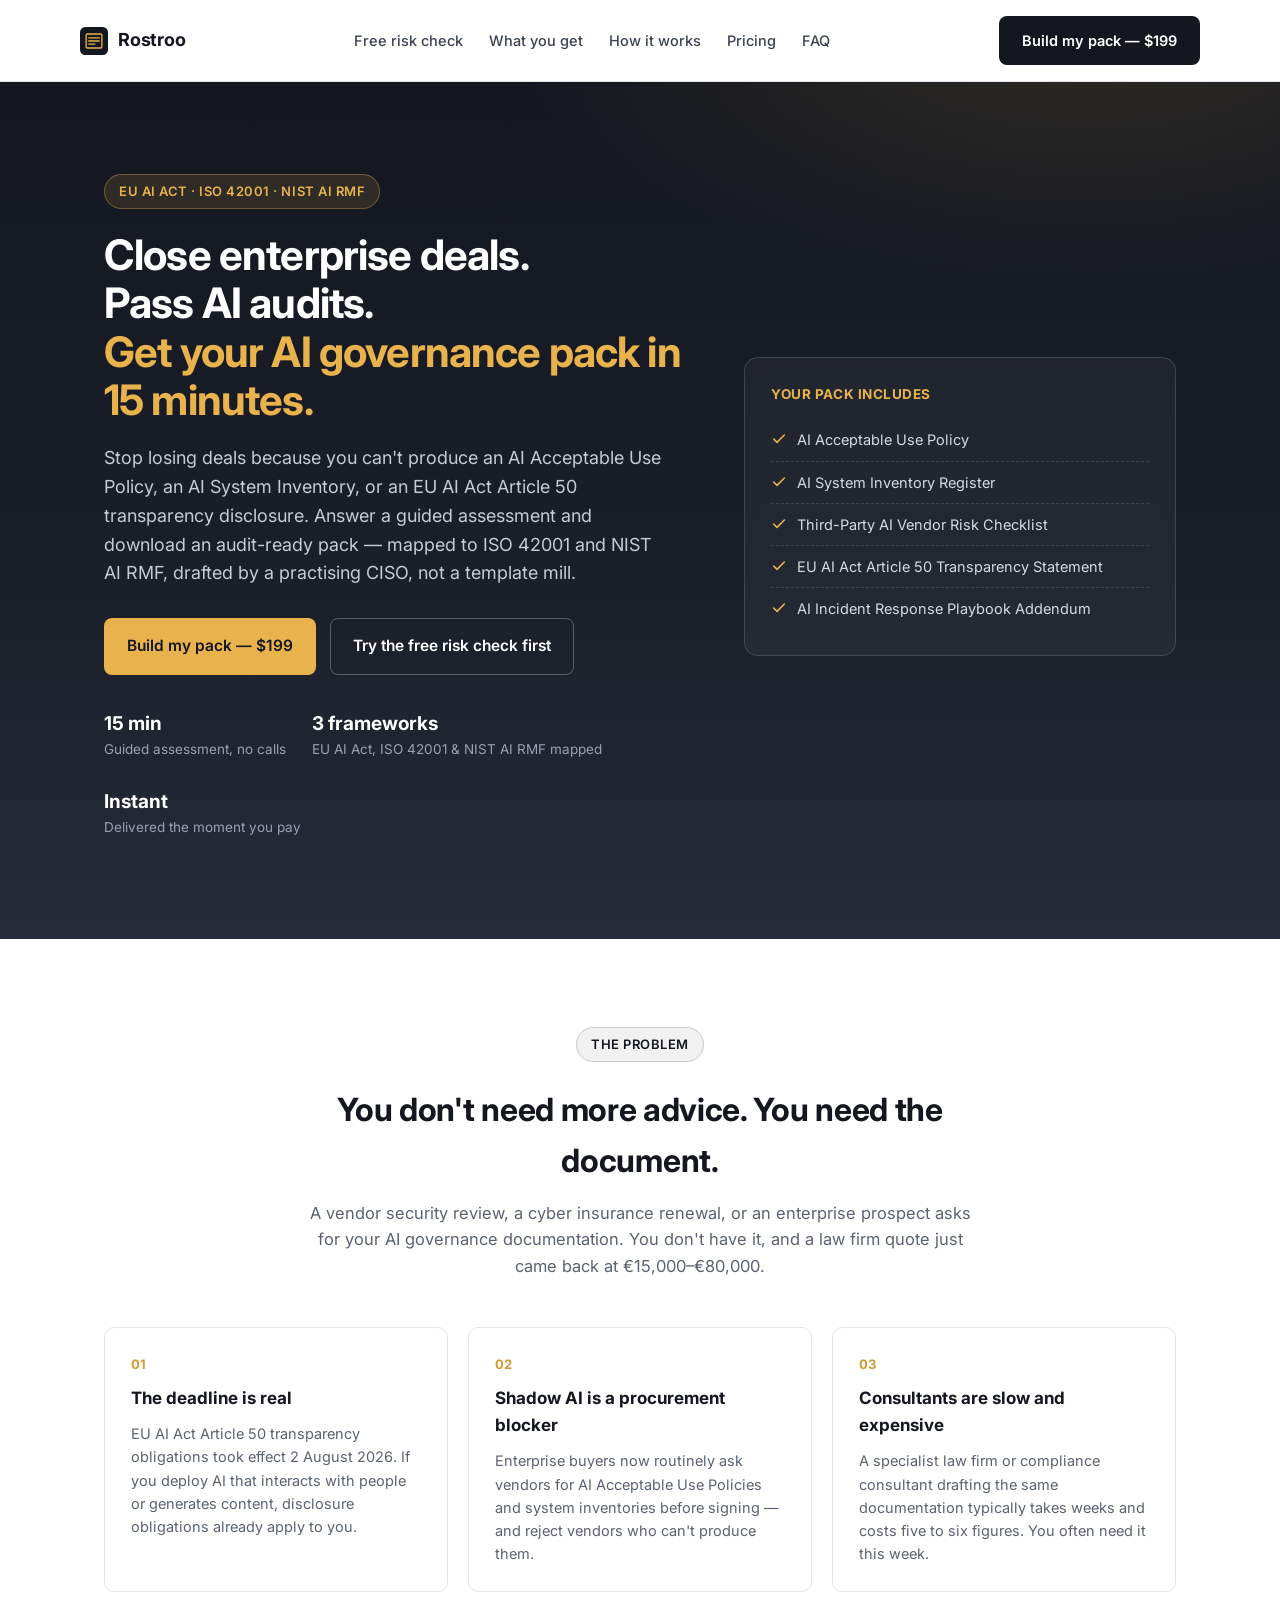
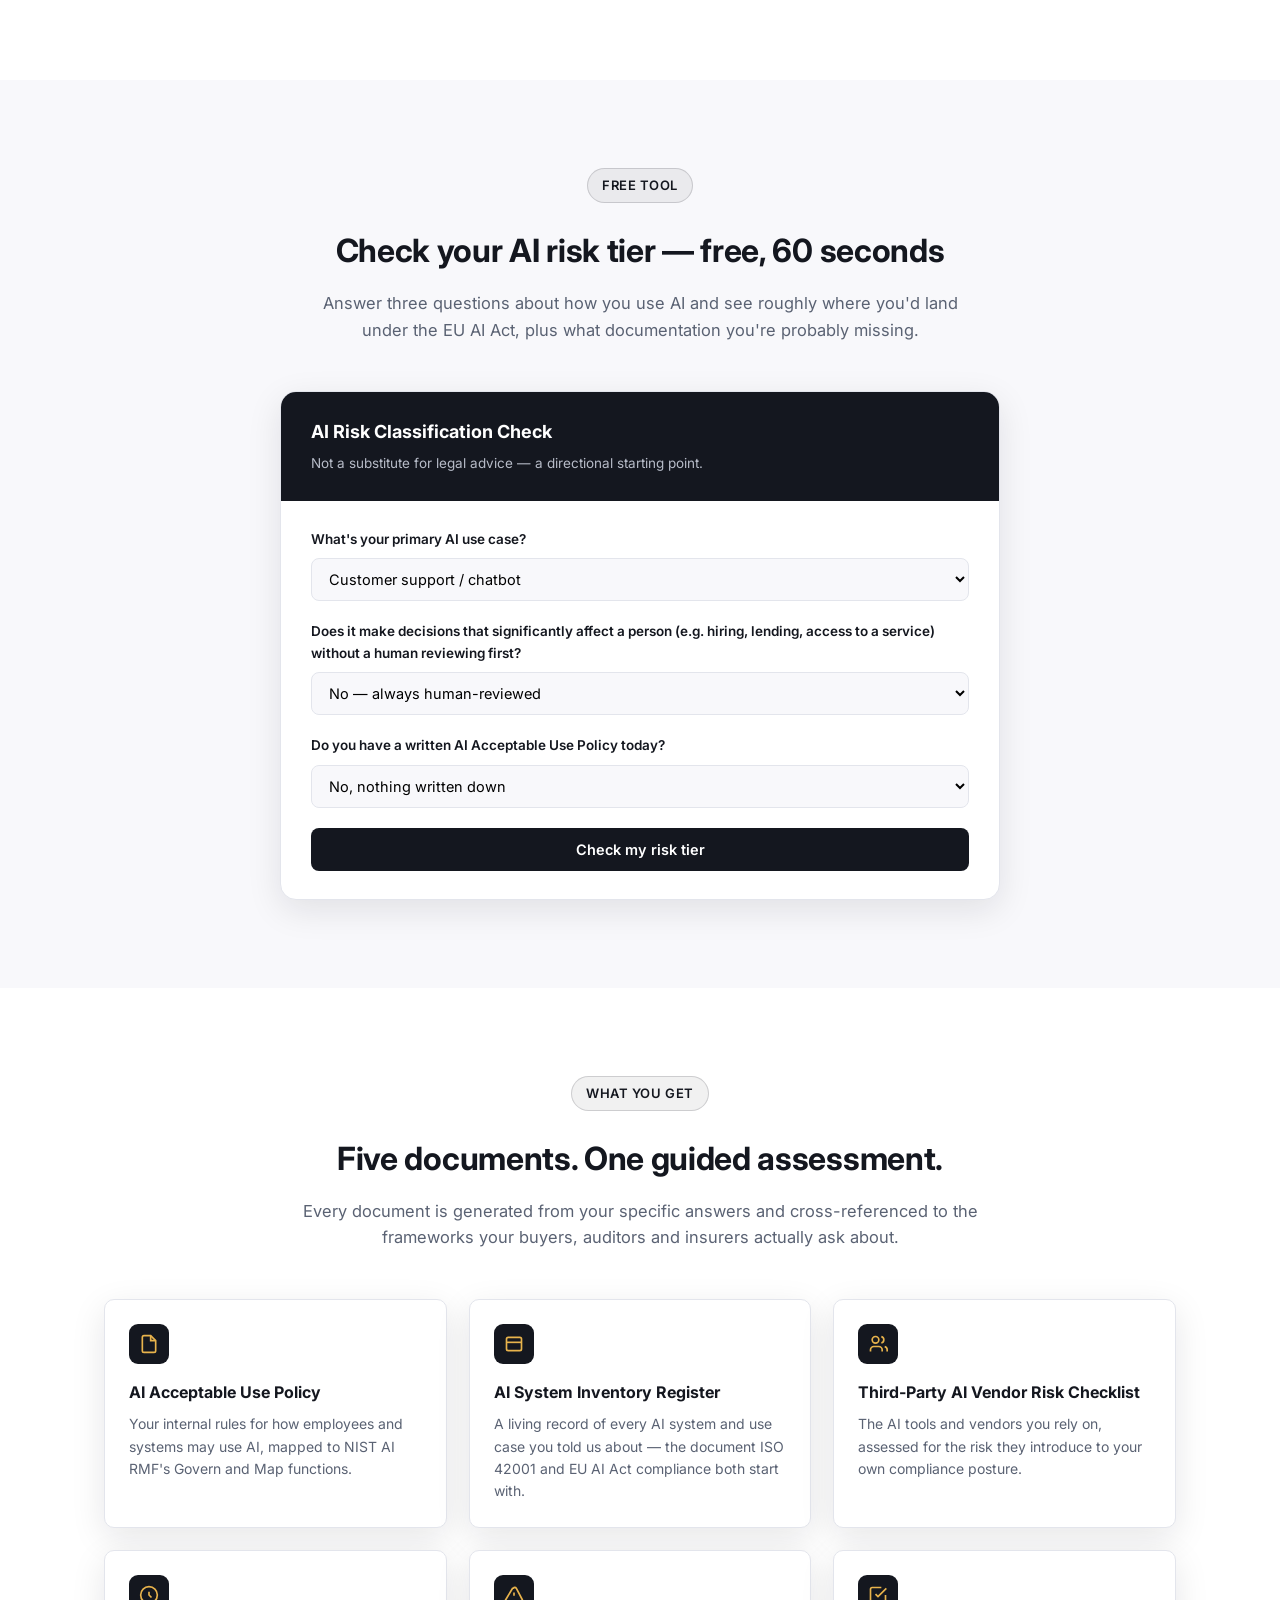
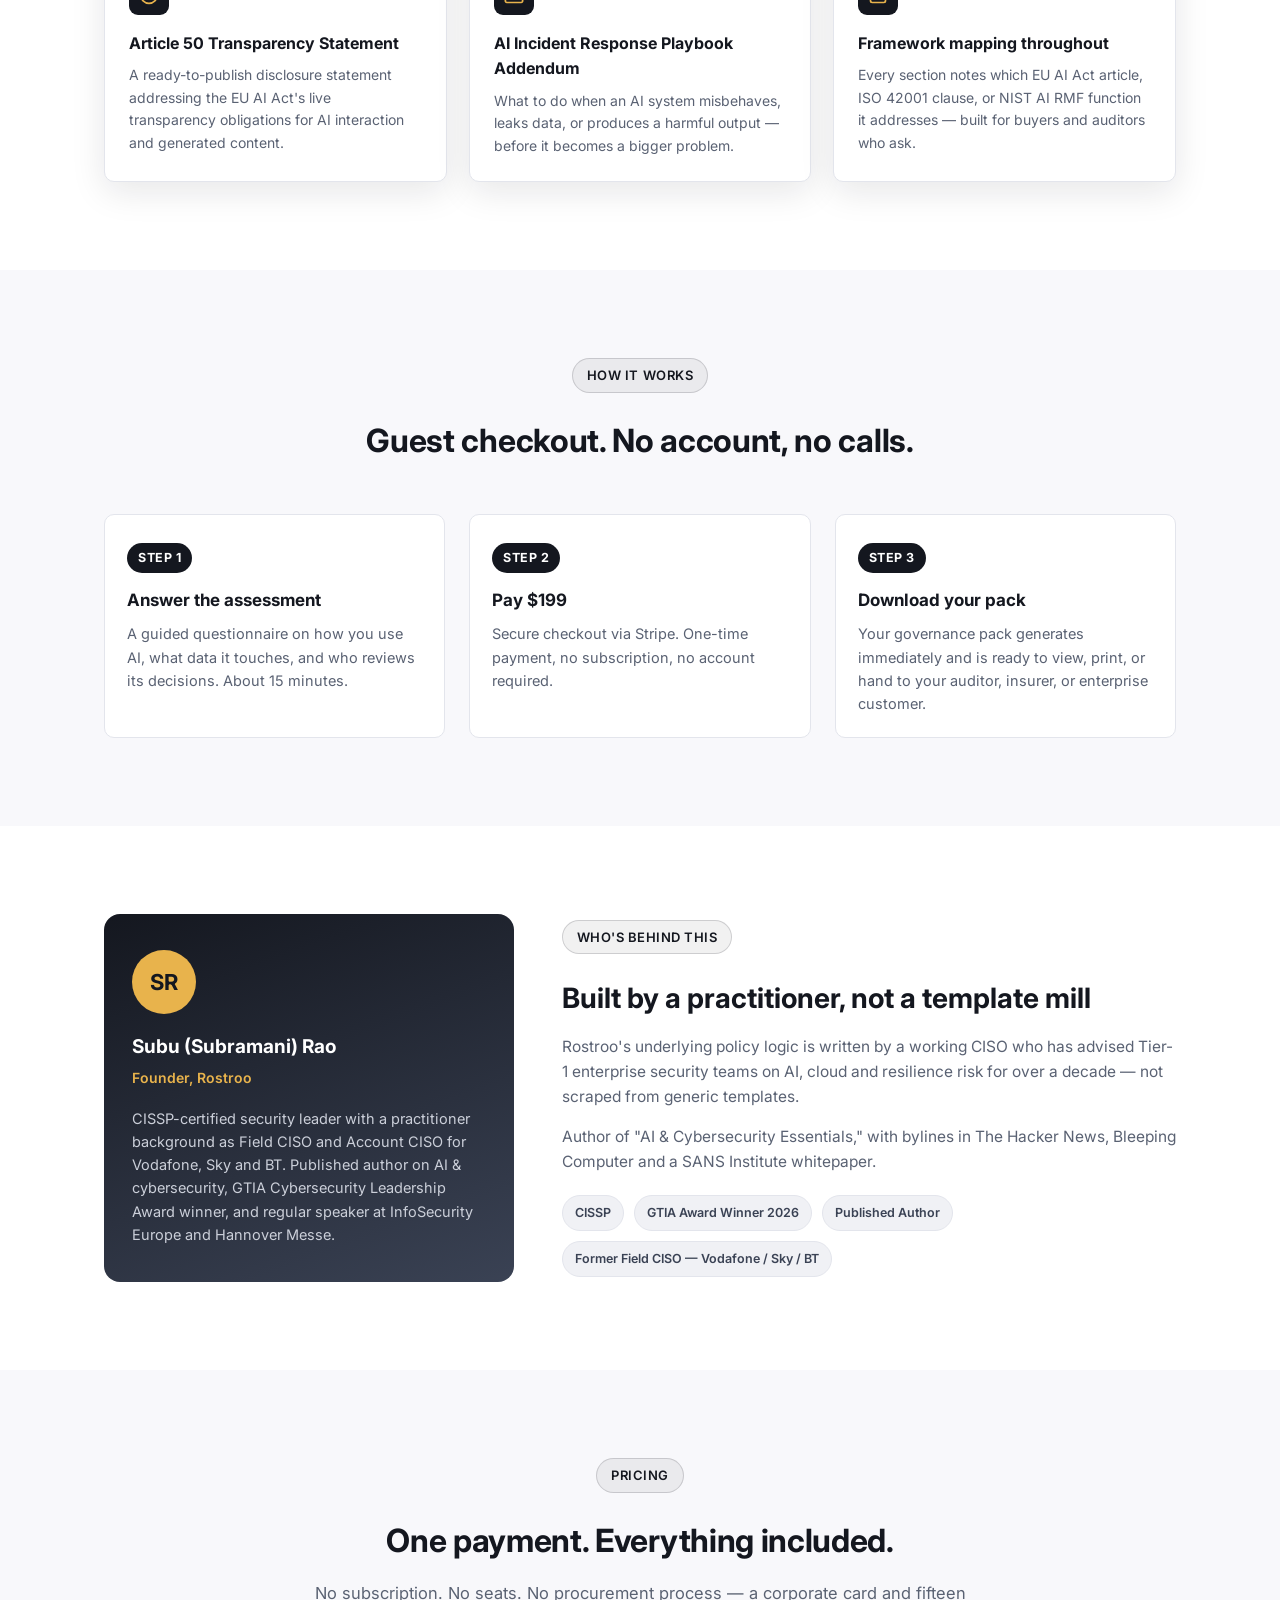
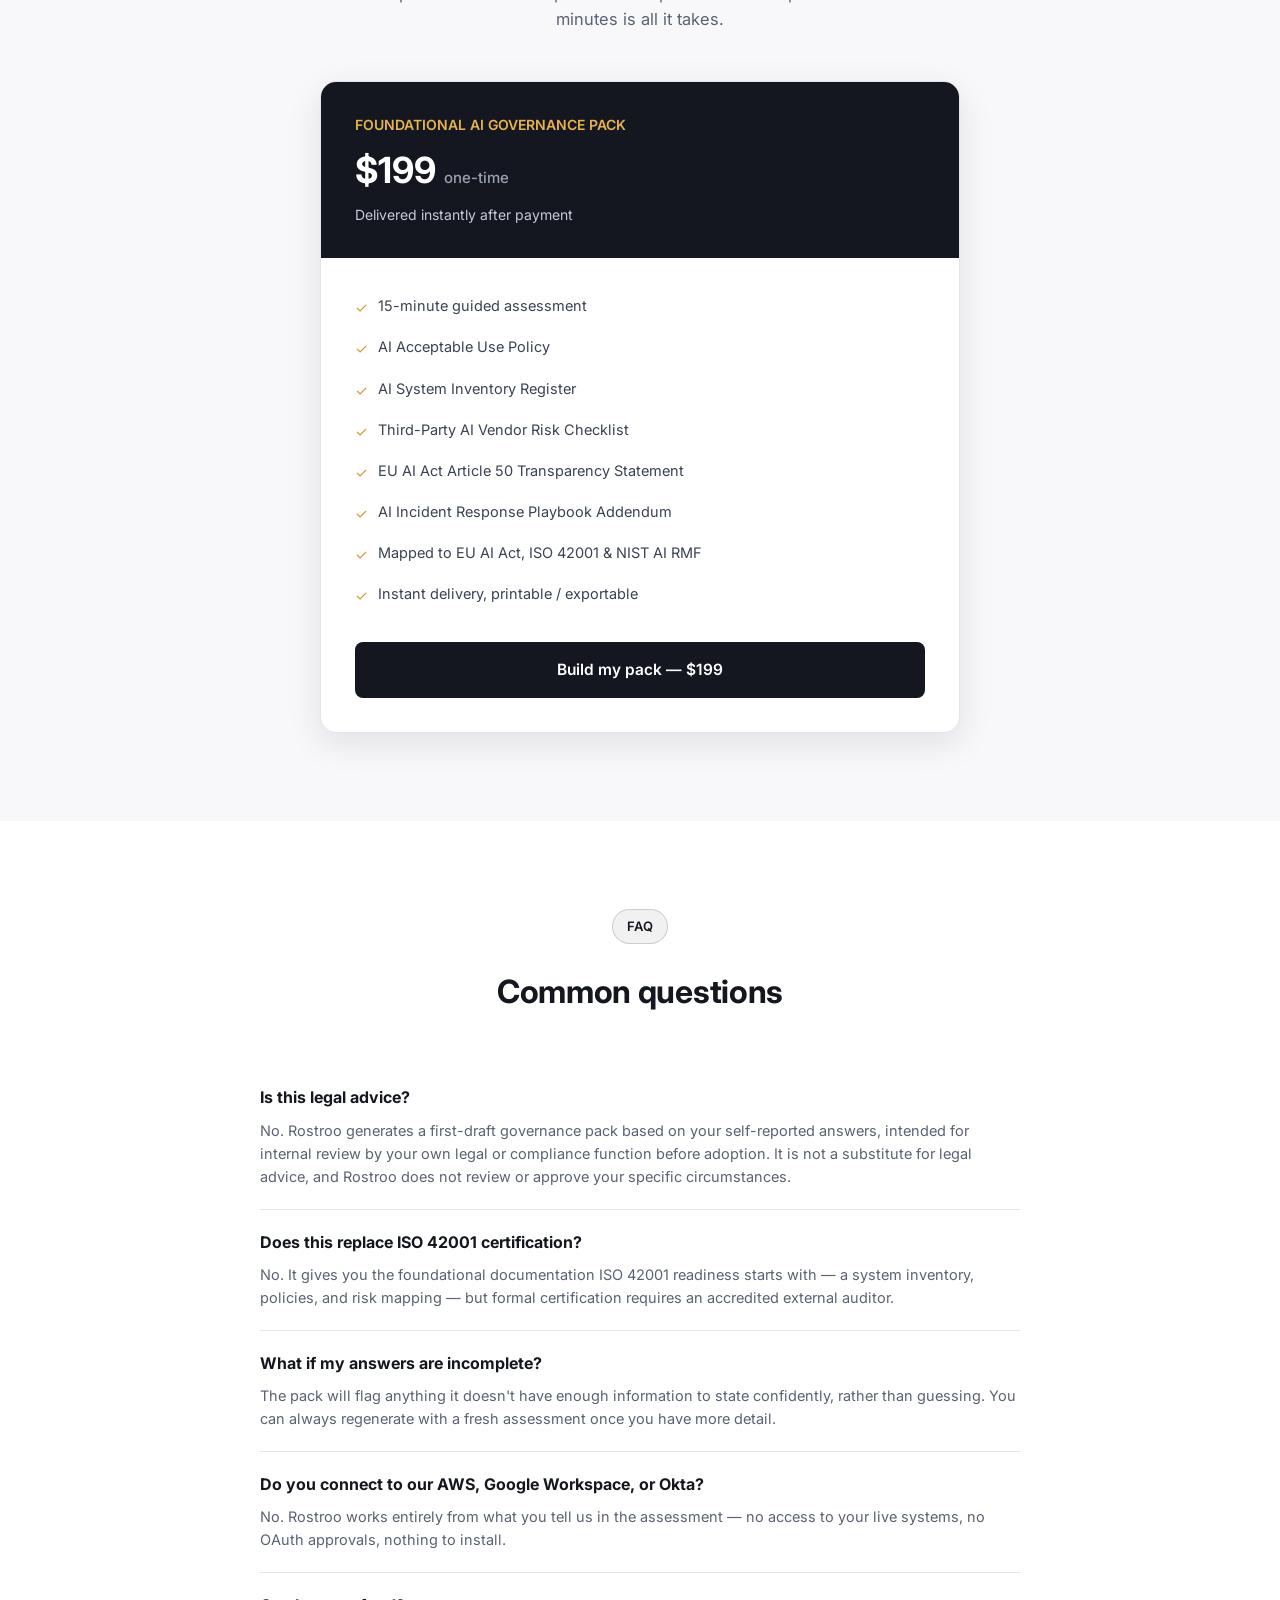
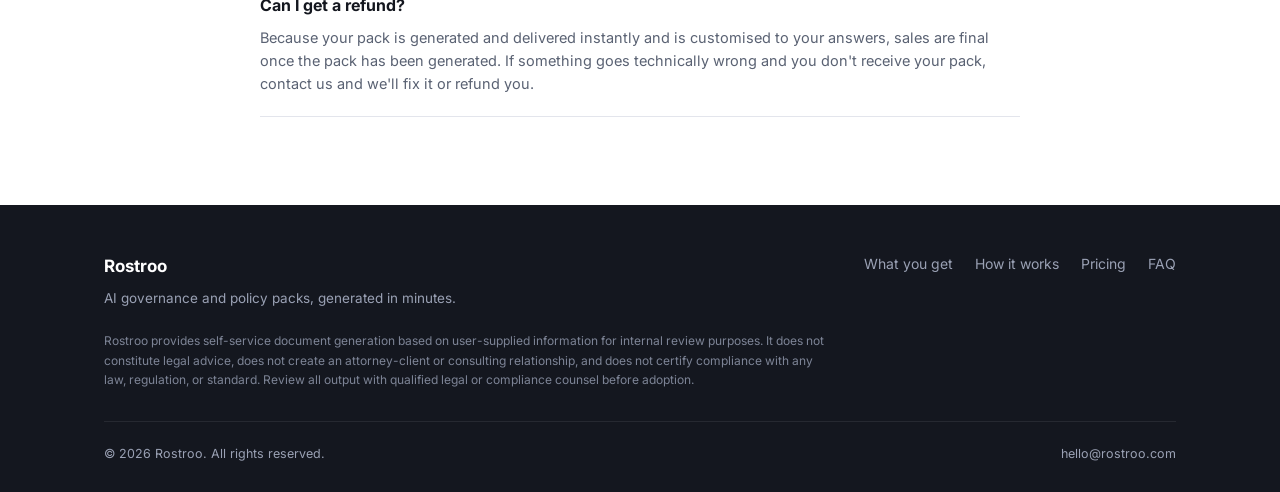
<file: index.html>
<!DOCTYPE html>
<html lang="en">
<head>
<meta charset="UTF-8" />
<meta name="viewport" content="width=device-width, initial-scale=1.0" />
<title>Rostroo — AI Governance & Policy Pack, Generated in 15 Minutes</title>
<meta name="description" content="Generate an audit-ready AI Acceptable Use Policy, AI System Inventory, Third-Party AI Vendor Risk Checklist, and EU AI Act Article 50 Transparency Disclosure — mapped to ISO 42001 and NIST AI RMF, built by a practising CISO. $199, delivered instantly." />
<meta name="theme-color" content="#14171f" />
<meta property="og:title" content="Rostroo — AI Governance & Policy Pack, Generated in 15 Minutes" />
<meta property="og:description" content="Stop failing vendor security reviews over missing AI policy. Answer a guided assessment, get an audit-ready pack mapped to ISO 42001, NIST AI RMF and the EU AI Act." />
<meta property="og:type" content="website" />
<meta property="og:url" content="https://rostroo.com/" />
<link rel="icon" type="image/svg+xml" href="assets/favicon.svg" />
<link rel="preconnect" href="https://fonts.googleapis.com" />
<link rel="preconnect" href="https://fonts.gstatic.com" crossorigin />
<link href="https://fonts.googleapis.com/css2?family=Inter:wght@400;500;600;700&display=swap" rel="stylesheet" />
<link rel="stylesheet" href="css/styles.css" />
</head>
<body>

<header class="site-header">
  <div class="container nav">
    <a href="#top" class="brand">
      <img src="assets/favicon.svg" alt="Rostroo" />
      Rostroo
    </a>
    <nav class="links">
      <a href="#tool">Free risk check</a>
      <a href="#deliverables">What you get</a>
      <a href="#process">How it works</a>
      <a href="#pricing">Pricing</a>
      <a href="#faq">FAQ</a>
    </nav>
    <a href="questionnaire.html" class="btn btn-primary">Build my pack — $199</a>
  </div>
</header>

<section class="hero" id="top">
  <div class="container hero-grid">
    <div>
      <span class="eyebrow">EU AI Act · ISO 42001 · NIST AI RMF</span>
      <h1>Close enterprise deals.<br />Pass AI audits.<br /><em>Get your AI governance pack in 15 minutes.</em></h1>
      <p class="lead">
        Stop losing deals because you can't produce an AI Acceptable Use Policy,
        an AI System Inventory, or an EU AI Act Article 50 transparency
        disclosure. Answer a guided assessment and download an audit-ready
        pack — mapped to ISO 42001 and NIST AI RMF, drafted by a practising
        CISO, not a template mill.
      </p>
      <div class="hero-actions">
        <a href="questionnaire.html" class="btn btn-gold btn-lg">Build my pack — $199</a>
        <a href="#tool" class="btn btn-ghost btn-lg" style="color:#fff;border-color:rgba(255,255,255,0.28);">Try the free risk check first</a>
      </div>
      <div class="hero-meta">
        <div><strong>15 min</strong>Guided assessment, no calls</div>
        <div><strong>3 frameworks</strong>EU AI Act, ISO 42001 &amp; NIST AI RMF mapped</div>
        <div><strong>Instant</strong>Delivered the moment you pay</div>
      </div>
    </div>
    <div class="hero-card">
      <h3>Your pack includes</h3>
      <ul>
        <li><svg width="16" height="16" viewBox="0 0 24 24" fill="none" stroke="#E8B34C" stroke-width="2.4" stroke-linecap="round" stroke-linejoin="round"><polyline points="20 6 9 17 4 12"/></svg> AI Acceptable Use Policy</li>
        <li><svg width="16" height="16" viewBox="0 0 24 24" fill="none" stroke="#E8B34C" stroke-width="2.4" stroke-linecap="round" stroke-linejoin="round"><polyline points="20 6 9 17 4 12"/></svg> AI System Inventory Register</li>
        <li><svg width="16" height="16" viewBox="0 0 24 24" fill="none" stroke="#E8B34C" stroke-width="2.4" stroke-linecap="round" stroke-linejoin="round"><polyline points="20 6 9 17 4 12"/></svg> Third-Party AI Vendor Risk Checklist</li>
        <li><svg width="16" height="16" viewBox="0 0 24 24" fill="none" stroke="#E8B34C" stroke-width="2.4" stroke-linecap="round" stroke-linejoin="round"><polyline points="20 6 9 17 4 12"/></svg> EU AI Act Article 50 Transparency Statement</li>
        <li><svg width="16" height="16" viewBox="0 0 24 24" fill="none" stroke="#E8B34C" stroke-width="2.4" stroke-linecap="round" stroke-linejoin="round"><polyline points="20 6 9 17 4 12"/></svg> AI Incident Response Playbook Addendum</li>
      </ul>
    </div>
  </div>
</section>

<section id="pain">
  <div class="container">
    <div class="section-head center">
      <span class="eyebrow dark">The problem</span>
      <h2>You don't need more advice. You need the document.</h2>
      <p>A vendor security review, a cyber insurance renewal, or an enterprise prospect asks for your AI governance documentation. You don't have it, and a law firm quote just came back at €15,000–€80,000.</p>
    </div>
    <div class="pain-grid">
      <div class="pain-card">
        <div class="num">01</div>
        <h3>The deadline is real</h3>
        <p>EU AI Act Article 50 transparency obligations took effect 2 August 2026. If you deploy AI that interacts with people or generates content, disclosure obligations already apply to you.</p>
      </div>
      <div class="pain-card">
        <div class="num">02</div>
        <h3>Shadow AI is a procurement blocker</h3>
        <p>Enterprise buyers now routinely ask vendors for AI Acceptable Use Policies and system inventories before signing — and reject vendors who can't produce them.</p>
      </div>
      <div class="pain-card">
        <div class="num">03</div>
        <h3>Consultants are slow and expensive</h3>
        <p>A specialist law firm or compliance consultant drafting the same documentation typically takes weeks and costs five to six figures. You often need it this week.</p>
      </div>
    </div>
  </div>
</section>

<section class="alt" id="tool">
  <div class="container">
    <div class="section-head center">
      <span class="eyebrow dark">Free tool</span>
      <h2>Check your AI risk tier — free, 60 seconds</h2>
      <p>Answer three questions about how you use AI and see roughly where you'd land under the EU AI Act, plus what documentation you're probably missing.</p>
    </div>
    <div class="tool-card">
      <div class="tool-head">
        <h3>AI Risk Classification Check</h3>
        <p>Not a substitute for legal advice — a directional starting point.</p>
      </div>
      <div class="tool-body">
        <div class="tool-question">
          <label for="q1">What's your primary AI use case?</label>
          <select id="q1">
            <option value="support">Customer support / chatbot</option>
            <option value="content">Content or marketing generation</option>
            <option value="hiring">Hiring, resume screening or HR decisions</option>
            <option value="credit">Credit, lending or insurance decisions</option>
            <option value="biometric">Biometric identification or emotion recognition</option>
            <option value="internal">Internal analytics / developer tools</option>
            <option value="other">Something else</option>
          </select>
        </div>
        <div class="tool-question">
          <label for="q2">Does it make decisions that significantly affect a person (e.g. hiring, lending, access to a service) without a human reviewing first?</label>
          <select id="q2">
            <option value="no">No — always human-reviewed</option>
            <option value="partial">Sometimes / partially</option>
            <option value="yes">Yes — fully automated</option>
          </select>
        </div>
        <div class="tool-question">
          <label for="q3">Do you have a written AI Acceptable Use Policy today?</label>
          <select id="q3">
            <option value="none">No, nothing written down</option>
            <option value="outdated">Something, but it's outdated or informal</option>
            <option value="yes">Yes, current and documented</option>
          </select>
        </div>
        <button id="btnClassify" class="btn btn-primary btn-block">Check my risk tier</button>

        <div id="toolResult" class="tool-result">
          <div id="tierBadge" class="tier tier-minimal">Minimal risk</div>
          <p id="tierSummary" style="margin:0 0 4px;font-size:14.5px;color:var(--ink-700);"></p>
          <ul id="tierMissing"></ul>
          <a href="questionnaire.html" class="btn btn-gold" style="margin-top:16px;">Get my full governance pack — $199</a>
        </div>
      </div>
    </div>
  </div>
</section>

<section id="deliverables">
  <div class="container">
    <div class="section-head center">
      <span class="eyebrow dark">What you get</span>
      <h2>Five documents. One guided assessment.</h2>
      <p>Every document is generated from your specific answers and cross-referenced to the frameworks your buyers, auditors and insurers actually ask about.</p>
    </div>
    <div class="deliverables">
      <div class="deliverable">
        <div class="icon"><svg width="20" height="20" viewBox="0 0 24 24" fill="none" stroke="#E8B34C" stroke-width="2"><path d="M14 2H6a2 2 0 0 0-2 2v16a2 2 0 0 0 2 2h12a2 2 0 0 0 2-2V8z"/><path d="M14 2v6h6"/></svg></div>
        <h3>AI Acceptable Use Policy</h3>
        <p>Your internal rules for how employees and systems may use AI, mapped to NIST AI RMF's Govern and Map functions.</p>
      </div>
      <div class="deliverable">
        <div class="icon"><svg width="20" height="20" viewBox="0 0 24 24" fill="none" stroke="#E8B34C" stroke-width="2"><rect x="3" y="4" width="18" height="16" rx="2"/><path d="M3 10h18"/></svg></div>
        <h3>AI System Inventory Register</h3>
        <p>A living record of every AI system and use case you told us about — the document ISO 42001 and EU AI Act compliance both start with.</p>
      </div>
      <div class="deliverable">
        <div class="icon"><svg width="20" height="20" viewBox="0 0 24 24" fill="none" stroke="#E8B34C" stroke-width="2"><path d="M17 21v-2a4 4 0 0 0-4-4H7a4 4 0 0 0-4 4v2"/><circle cx="9" cy="7" r="4"/><path d="M23 21v-2a4 4 0 0 0-3-3.87"/><path d="M16 3.13a4 4 0 0 1 0 7.75"/></svg></div>
        <h3>Third-Party AI Vendor Risk Checklist</h3>
        <p>The AI tools and vendors you rely on, assessed for the risk they introduce to your own compliance posture.</p>
      </div>
      <div class="deliverable">
        <div class="icon"><svg width="20" height="20" viewBox="0 0 24 24" fill="none" stroke="#E8B34C" stroke-width="2"><circle cx="12" cy="12" r="10"/><path d="M12 8v4l3 3"/></svg></div>
        <h3>Article 50 Transparency Statement</h3>
        <p>A ready-to-publish disclosure statement addressing the EU AI Act's live transparency obligations for AI interaction and generated content.</p>
      </div>
      <div class="deliverable">
        <div class="icon"><svg width="20" height="20" viewBox="0 0 24 24" fill="none" stroke="#E8B34C" stroke-width="2"><path d="M12 9v4M12 17h.01"/><path d="M10.3 3.86 1.82 18a2 2 0 0 0 1.71 3h16.94a2 2 0 0 0 1.71-3L14.7 3.86a2 2 0 0 0-3.4 0z"/></svg></div>
        <h3>AI Incident Response Playbook Addendum</h3>
        <p>What to do when an AI system misbehaves, leaks data, or produces a harmful output — before it becomes a bigger problem.</p>
      </div>
      <div class="deliverable">
        <div class="icon"><svg width="20" height="20" viewBox="0 0 24 24" fill="none" stroke="#E8B34C" stroke-width="2"><path d="M9 11l3 3L22 4"/><path d="M21 12v7a2 2 0 0 1-2 2H5a2 2 0 0 1-2-2V5a2 2 0 0 1 2-2h11"/></svg></div>
        <h3>Framework mapping throughout</h3>
        <p>Every section notes which EU AI Act article, ISO 42001 clause, or NIST AI RMF function it addresses — built for buyers and auditors who ask.</p>
      </div>
    </div>
  </div>
</section>

<section class="alt" id="process">
  <div class="container">
    <div class="section-head center">
      <span class="eyebrow dark">How it works</span>
      <h2>Guest checkout. No account, no calls.</h2>
    </div>
    <div class="timeline">
      <div class="step">
        <span class="step-label">Step 1</span>
        <h3>Answer the assessment</h3>
        <p>A guided questionnaire on how you use AI, what data it touches, and who reviews its decisions. About 15 minutes.</p>
      </div>
      <div class="step">
        <span class="step-label">Step 2</span>
        <h3>Pay $199</h3>
        <p>Secure checkout via Stripe. One-time payment, no subscription, no account required.</p>
      </div>
      <div class="step">
        <span class="step-label">Step 3</span>
        <h3>Download your pack</h3>
        <p>Your governance pack generates immediately and is ready to view, print, or hand to your auditor, insurer, or enterprise customer.</p>
      </div>
    </div>
  </div>
</section>

<section id="about">
  <div class="container">
    <div class="about-grid">
      <div class="avatar-block">
        <div class="avatar-initials">SR</div>
        <h3>Subu (Subramani) Rao</h3>
        <p class="role">Founder, Rostroo</p>
        <p class="bio">CISSP-certified security leader with a practitioner background as Field CISO and Account CISO for Vodafone, Sky and BT. Published author on AI &amp; cybersecurity, GTIA Cybersecurity Leadership Award winner, and regular speaker at InfoSecurity Europe and Hannover Messe.</p>
      </div>
      <div>
        <span class="eyebrow dark">Who's behind this</span>
        <h2 style="font-size:28px;color:var(--ink-950);margin:0 0 14px;">Built by a practitioner, not a template mill</h2>
        <p style="color:var(--text-500);font-size:15.5px;margin:0 0 6px;">
          Rostroo's underlying policy logic is written by a working CISO who has
          advised Tier-1 enterprise security teams on AI, cloud and resilience
          risk for over a decade — not scraped from generic templates.
        </p>
        <p style="color:var(--text-500);font-size:15.5px;">
          Author of "AI &amp; Cybersecurity Essentials," with bylines in The
          Hacker News, Bleeping Computer and a SANS Institute whitepaper.
        </p>
        <div class="about-badges">
          <span class="badge">CISSP</span>
          <span class="badge">GTIA Award Winner 2026</span>
          <span class="badge">Published Author</span>
          <span class="badge">Former Field CISO — Vodafone / Sky / BT</span>
        </div>
      </div>
    </div>
  </div>
</section>

<section class="alt" id="pricing">
  <div class="container">
    <div class="section-head center">
      <span class="eyebrow dark">Pricing</span>
      <h2>One payment. Everything included.</h2>
      <p>No subscription. No seats. No procurement process — a corporate card and fifteen minutes is all it takes.</p>
    </div>
    <div class="pricing-card">
      <div class="pricing-head">
        <div style="font-size:14px;color:var(--gold-500);font-weight:600;">FOUNDATIONAL AI GOVERNANCE PACK</div>
        <div class="price">$199 <span>one-time</span></div>
        <div style="color:#c7cbd6;font-size:14px;">Delivered instantly after payment</div>
      </div>
      <div class="pricing-body">
        <ul>
          <li><span class="check-gold">✓</span> 15-minute guided assessment</li>
          <li><span class="check-gold">✓</span> AI Acceptable Use Policy</li>
          <li><span class="check-gold">✓</span> AI System Inventory Register</li>
          <li><span class="check-gold">✓</span> Third-Party AI Vendor Risk Checklist</li>
          <li><span class="check-gold">✓</span> EU AI Act Article 50 Transparency Statement</li>
          <li><span class="check-gold">✓</span> AI Incident Response Playbook Addendum</li>
          <li><span class="check-gold">✓</span> Mapped to EU AI Act, ISO 42001 &amp; NIST AI RMF</li>
          <li><span class="check-gold">✓</span> Instant delivery, printable / exportable</li>
        </ul>
        <a href="questionnaire.html" class="btn btn-primary btn-block btn-lg">Build my pack — $199</a>
      </div>
    </div>
  </div>
</section>

<section id="faq">
  <div class="container">
    <div class="section-head center">
      <span class="eyebrow dark">FAQ</span>
      <h2>Common questions</h2>
    </div>
    <div class="faq">
      <div class="faq-item">
        <h3>Is this legal advice?</h3>
        <p>No. Rostroo generates a first-draft governance pack based on your self-reported answers, intended for internal review by your own legal or compliance function before adoption. It is not a substitute for legal advice, and Rostroo does not review or approve your specific circumstances.</p>
      </div>
      <div class="faq-item">
        <h3>Does this replace ISO 42001 certification?</h3>
        <p>No. It gives you the foundational documentation ISO 42001 readiness starts with — a system inventory, policies, and risk mapping — but formal certification requires an accredited external auditor.</p>
      </div>
      <div class="faq-item">
        <h3>What if my answers are incomplete?</h3>
        <p>The pack will flag anything it doesn't have enough information to state confidently, rather than guessing. You can always regenerate with a fresh assessment once you have more detail.</p>
      </div>
      <div class="faq-item">
        <h3>Do you connect to our AWS, Google Workspace, or Okta?</h3>
        <p>No. Rostroo works entirely from what you tell us in the assessment — no access to your live systems, no OAuth approvals, nothing to install.</p>
      </div>
      <div class="faq-item">
        <h3>Can I get a refund?</h3>
        <p>Because your pack is generated and delivered instantly and is customised to your answers, sales are final once the pack has been generated. If something goes technically wrong and you don't receive your pack, contact us and we'll fix it or refund you.</p>
      </div>
    </div>
  </div>
</section>

<footer class="site-footer">
  <div class="container">
    <div class="footer-grid">
      <div>
        <div class="footer-brand">Rostroo</div>
        <div style="font-size:13.5px;">AI governance and policy packs, generated in minutes.</div>
      </div>
      <div class="footer-links">
        <a href="#deliverables">What you get</a>
        <a href="#process">How it works</a>
        <a href="#pricing">Pricing</a>
        <a href="#faq">FAQ</a>
      </div>
    </div>
    <p class="legal-note" style="margin-top:22px;">Rostroo provides self-service document generation based on user-supplied information for internal review purposes. It does not constitute legal advice, does not create an attorney-client or consulting relationship, and does not certify compliance with any law, regulation, or standard. Review all output with qualified legal or compliance counsel before adoption.</p>
    <div class="footer-bottom">
      <span>© <span id="year"></span> Rostroo. All rights reserved.</span>
      <span>hello@rostroo.com</span>
    </div>
  </div>
</footer>

<script src="js/quiz.js"></script>
<script>document.getElementById("year").textContent = new Date().getFullYear();</script>
</body>
</html>
</file>
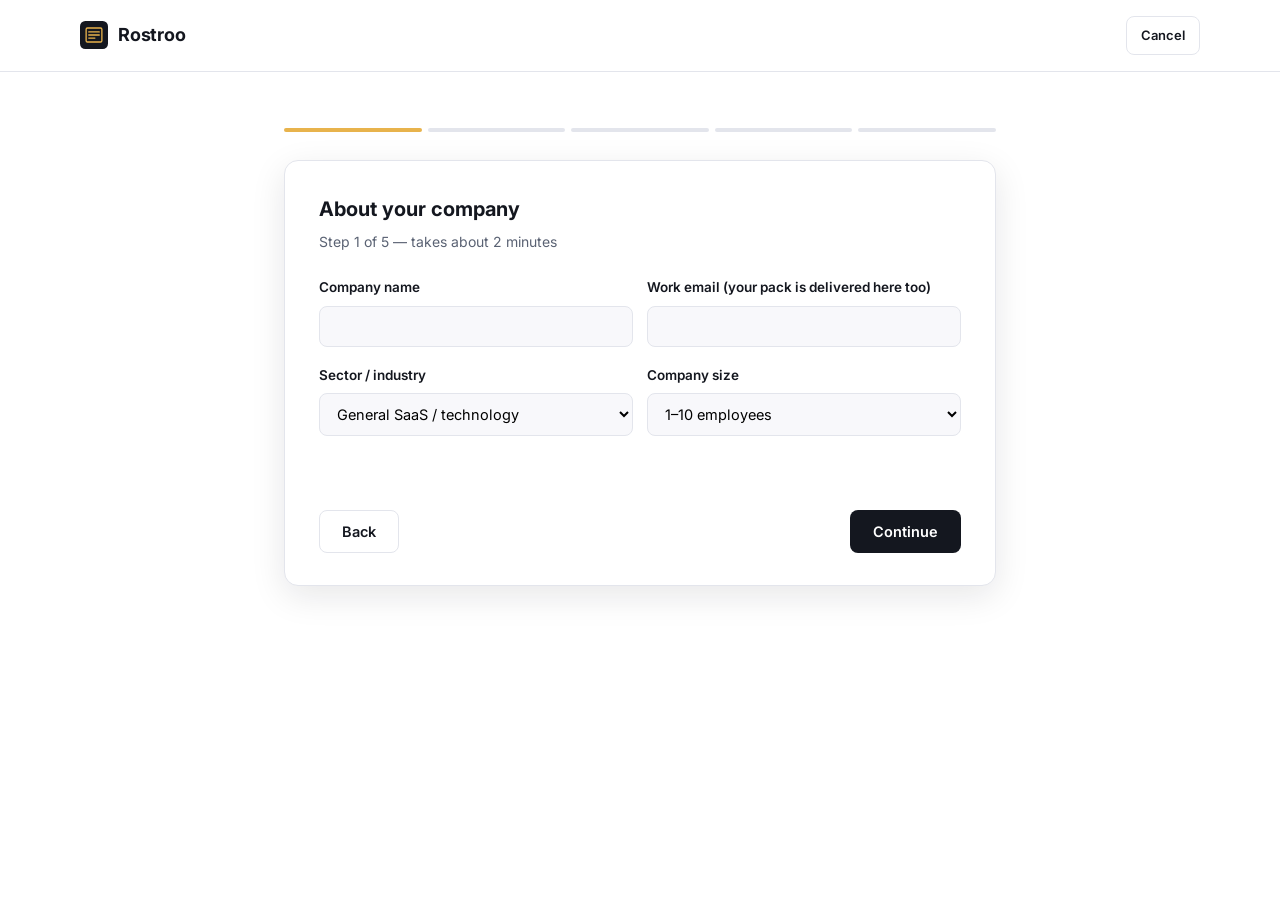
<file: questionnaire.html>
<!DOCTYPE html>
<html lang="en">
<head>
<meta charset="UTF-8" />
<meta name="viewport" content="width=device-width, initial-scale=1.0" />
<meta name="robots" content="noindex" />
<title>Build Your AI Governance Pack — Rostroo</title>
<link rel="icon" type="image/svg+xml" href="assets/favicon.svg" />
<link rel="preconnect" href="https://fonts.googleapis.com" />
<link rel="preconnect" href="https://fonts.gstatic.com" crossorigin />
<link href="https://fonts.googleapis.com/css2?family=Inter:wght@400;500;600;700&display=swap" rel="stylesheet" />
<link rel="stylesheet" href="css/styles.css" />
</head>
<body>

<header class="site-header">
  <div class="container nav">
    <a href="index.html" class="brand">
      <img src="assets/favicon.svg" alt="Rostroo" />
      Rostroo
    </a>
    <nav class="links"></nav>
    <a href="index.html" class="btn btn-ghost btn-sm">Cancel</a>
  </div>
</header>

<div class="wizard-wrap">
  <div class="wizard-progress">
    <span class="step-dot done" data-step-dot="1"></span>
    <span class="step-dot" data-step-dot="2"></span>
    <span class="step-dot" data-step-dot="3"></span>
    <span class="step-dot" data-step-dot="4"></span>
    <span class="step-dot" data-step-dot="5"></span>
  </div>

  <div class="wizard-card">

    <!-- Step 1: Company -->
    <div class="wizard-step" data-step="1">
      <h2>About your company</h2>
      <p class="step-sub">Step 1 of 5 — takes about 2 minutes</p>
      <div class="w-row">
        <div class="w-field">
          <label for="companyName">Company name</label>
          <input type="text" id="companyName" required />
        </div>
        <div class="w-field">
          <label for="contactEmail">Work email (your pack is delivered here too)</label>
          <input type="email" id="contactEmail" required />
        </div>
      </div>
      <div class="w-row">
        <div class="w-field">
          <label for="sector">Sector / industry</label>
          <select id="sector">
            <option value="saas">General SaaS / technology</option>
            <option value="fintech">Financial services / fintech</option>
            <option value="healthcare">Healthcare / health tech</option>
            <option value="hr">Hiring / HR tech / recruitment</option>
            <option value="insurance">Insurance</option>
            <option value="education">Education</option>
            <option value="public">Government / public sector / law enforcement</option>
            <option value="infrastructure">Critical infrastructure / industrial</option>
            <option value="other">Other</option>
          </select>
        </div>
        <div class="w-field">
          <label for="companySize">Company size</label>
          <select id="companySize">
            <option value="1-10">1–10 employees</option>
            <option value="11-50">11–50 employees</option>
            <option value="51-200">51–200 employees</option>
            <option value="201-500">201–500 employees</option>
            <option value="500+">500+ employees</option>
          </select>
        </div>
      </div>
    </div>

    <!-- Step 2: Use cases -->
    <div class="wizard-step hidden" data-step="2">
      <h2>How do you use AI today?</h2>
      <p class="step-sub">Step 2 of 5 — select all that apply</p>
      <div class="w-field">
        <label>AI use cases</label>
        <div class="checkbox-grid">
          <label class="checkbox-item"><input type="checkbox" value="Customer support / chatbots" class="usecase" /> Customer support / chatbots</label>
          <label class="checkbox-item"><input type="checkbox" value="Content / marketing generation" class="usecase" /> Content / marketing generation</label>
          <label class="checkbox-item"><input type="checkbox" value="Hiring / resume screening" class="usecase" /> Hiring / resume screening</label>
          <label class="checkbox-item"><input type="checkbox" value="Credit / lending / insurance decisions" class="usecase" /> Credit / lending / insurance decisions</label>
          <label class="checkbox-item"><input type="checkbox" value="Fraud detection" class="usecase" /> Fraud detection</label>
          <label class="checkbox-item"><input type="checkbox" value="Code generation / dev tools" class="usecase" /> Code generation / dev tools</label>
          <label class="checkbox-item"><input type="checkbox" value="Internal analytics / BI" class="usecase" /> Internal analytics / BI</label>
          <label class="checkbox-item"><input type="checkbox" value="Customer-facing recommendations" class="usecase" /> Customer-facing recommendations</label>
          <label class="checkbox-item"><input type="checkbox" value="Biometric / emotion recognition" class="usecase" /> Biometric / emotion recognition</label>
        </div>
      </div>
      <div class="w-field">
        <label for="useCaseNotes">Describe your main AI use case in your own words</label>
        <textarea id="useCaseNotes" rows="3" placeholder="e.g. We use an LLM to triage inbound customer support tickets and draft first-response replies for a human agent to review."></textarea>
      </div>
    </div>

    <!-- Step 3: Data & oversight -->
    <div class="wizard-step hidden" data-step="3">
      <h2>Data, decisions &amp; oversight</h2>
      <p class="step-sub">Step 3 of 5</p>
      <div class="w-field">
        <label>Do you use customer or personal data to train or fine-tune AI models?</label>
        <div class="radio-row">
          <label class="radio-pill"><input type="radio" name="trainData" value="no" checked /> No</label>
          <label class="radio-pill"><input type="radio" name="trainData" value="yes" /> Yes</label>
          <label class="radio-pill"><input type="radio" name="trainData" value="unsure" /> Unsure</label>
        </div>
      </div>
      <div class="w-field">
        <label>Is there human review before an AI-driven decision affecting a person is finalised?</label>
        <div class="radio-row">
          <label class="radio-pill"><input type="radio" name="humanReview" value="always" checked /> Always</label>
          <label class="radio-pill"><input type="radio" name="humanReview" value="sometimes" /> Sometimes</label>
          <label class="radio-pill"><input type="radio" name="humanReview" value="never" /> Never / not applicable</label>
        </div>
      </div>
      <div class="w-field">
        <label>Do you generate synthetic content (text, image, audio or video) that could be mistaken for human-created or real?</label>
        <div class="radio-row">
          <label class="radio-pill"><input type="radio" name="syntheticContent" value="no" checked /> No</label>
          <label class="radio-pill"><input type="radio" name="syntheticContent" value="yes" /> Yes</label>
        </div>
      </div>
    </div>

    <!-- Step 4: Vendors & existing docs -->
    <div class="wizard-step hidden" data-step="4">
      <h2>Vendors &amp; existing documentation</h2>
      <p class="step-sub">Step 4 of 5</p>
      <div class="w-field">
        <label for="vendors">Which third-party AI tools or vendors do you rely on?</label>
        <input type="text" id="vendors" placeholder="e.g. OpenAI, Anthropic, Microsoft Copilot, Google Gemini" />
      </div>
      <div class="w-field">
        <label>Do you already have written AI policy documentation?</label>
        <div class="radio-row">
          <label class="radio-pill"><input type="radio" name="policyStatus" value="none" checked /> None</label>
          <label class="radio-pill"><input type="radio" name="policyStatus" value="outdated" /> Something, but outdated</label>
          <label class="radio-pill"><input type="radio" name="policyStatus" value="current" /> Yes, current</label>
        </div>
      </div>
      <div class="w-field">
        <label for="extraNotes">Anything else worth knowing?</label>
        <textarea id="extraNotes" rows="3" placeholder="Optional — upcoming audits, specific customer requests, regulatory deadlines, etc."></textarea>
      </div>
    </div>

    <!-- Step 5: Review -->
    <div class="wizard-step hidden" data-step="5">
      <h2>Review &amp; pay</h2>
      <p class="step-sub">Step 5 of 5 — $199, secure checkout via Stripe</p>
      <div id="reviewSummary" style="background:var(--paper-50);border:1px solid var(--line-200);border-radius:8px;padding:18px 20px;font-size:14px;color:var(--ink-700);margin-bottom:20px;"></div>
      <p style="font-size:12.5px;color:var(--text-500);">
        By continuing, you'll be redirected to Stripe's secure checkout. Your
        governance pack is a first draft for internal review, not legal
        advice — see the FAQ for details.
      </p>
    </div>

    <p id="wizardError" class="wizard-error"></p>

    <div class="wizard-nav">
      <button id="btnBack" class="btn btn-ghost" disabled>Back</button>
      <button id="btnNext" class="btn btn-primary">Continue</button>
      <button id="btnPay" class="btn btn-gold btn-lg hidden">Pay $199 &amp; generate my pack</button>
    </div>
  </div>
</div>

<script src="js/questionnaire.js"></script>
</body>
</html>
</file>
<file: css/styles.css>
/* Rostroo — AI Governance & Policy Pack Builder */

:root {
  --ink-950: #14171f;
  --ink-900: #1b1f2a;
  --ink-800: #262c3a;
  --ink-700: #3a4254;
  --slate-500: #64708a;
  --paper-0: #ffffff;
  --paper-50: #f8f8fb;
  --paper-100: #f0f1f5;
  --line-200: #e3e5ec;
  --gold-500: #e8b34c;
  --gold-600: #cf9a34;
  --green-600: #1c6b3a;
  --text-900: #14171f;
  --text-500: #5a6273;
  --radius: 10px;
  --shadow: 0 10px 34px rgba(20, 23, 31, 0.1);
  --max-width: 1120px;
}

* { box-sizing: border-box; }
html { scroll-behavior: smooth; }
body {
  margin: 0;
  font-family: "Inter", -apple-system, BlinkMacSystemFont, "Segoe UI", Roboto, Helvetica, Arial, sans-serif;
  color: var(--text-900);
  background: #fff;
  line-height: 1.6;
  -webkit-font-smoothing: antialiased;
}
a { color: var(--ink-900); }
.container { max-width: var(--max-width); margin: 0 auto; padding: 0 24px; }
.hidden { display: none !important; }

/* ---------- Header ---------- */
header.site-header {
  position: sticky; top: 0; z-index: 50;
  background: rgba(255,255,255,0.94);
  backdrop-filter: saturate(180%) blur(10px);
  border-bottom: 1px solid var(--line-200);
}
.nav { display: flex; align-items: center; justify-content: space-between; padding: 16px 0; }
.brand { display: flex; align-items: center; gap: 10px; font-weight: 700; font-size: 18px; color: var(--ink-950); text-decoration: none; letter-spacing: -0.01em; }
.brand img { width: 28px; height: 28px; }
nav.links { display: flex; align-items: center; gap: 26px; }
nav.links a { color: var(--ink-700); text-decoration: none; font-size: 14.5px; font-weight: 500; }
nav.links a:hover { color: var(--ink-950); }

.btn {
  display: inline-flex; align-items: center; justify-content: center; gap: 8px;
  padding: 12px 22px; border-radius: 8px; font-weight: 600; font-size: 14.5px;
  text-decoration: none; border: 1px solid transparent; cursor: pointer; font-family: inherit;
  transition: transform 0.12s ease, background 0.12s ease, border-color 0.12s ease;
}
.btn-primary { background: var(--ink-950); color: #fff; }
.btn-primary:hover { background: var(--ink-800); }
.btn-primary:disabled { background: #9aa1b0; cursor: not-allowed; }
.btn-gold { background: var(--gold-500); color: var(--ink-950); }
.btn-gold:hover { background: var(--gold-600); }
.btn-gold:disabled { background: #f1ddb0; color: #8a7a52; cursor: not-allowed; }
.btn-ghost { background: transparent; color: var(--ink-950); border-color: var(--line-200); }
.btn-ghost:hover { border-color: var(--ink-700); }
.btn-block { width: 100%; }
.btn-lg { padding: 15px 22px; font-size: 15.5px; }
.btn-sm { padding: 8px 14px; font-size: 13px; }

/* ---------- Hero ---------- */
.hero {
  background: radial-gradient(1000px 480px at 85% -10%, rgba(232,179,76,0.14), transparent 60%),
              linear-gradient(180deg, var(--ink-950) 0%, var(--ink-900) 60%, var(--ink-800) 100%);
  color: #fff; padding: 92px 0 100px;
}
.eyebrow {
  display: inline-flex; align-items: center; gap: 8px;
  font-size: 13px; font-weight: 600; letter-spacing: 0.04em; text-transform: uppercase;
  color: var(--gold-500); background: rgba(232,179,76,0.12);
  border: 1px solid rgba(232,179,76,0.35); padding: 6px 14px; border-radius: 999px; margin-bottom: 22px;
}
.eyebrow.dark { color: var(--ink-950); background: rgba(20,23,31,0.06); border-color: rgba(20,23,31,0.16); }
.hero-grid { display: grid; grid-template-columns: 1.15fr 0.85fr; gap: 56px; align-items: center; }
.hero h1 { font-size: 42px; line-height: 1.15; letter-spacing: -0.02em; margin: 0 0 20px; font-weight: 700; }
.hero h1 em { font-style: normal; color: var(--gold-500); }
.hero p.lead { font-size: 18px; color: #c7cbd6; max-width: 560px; margin: 0 0 30px; }
.hero-actions { display: flex; gap: 14px; flex-wrap: wrap; margin-bottom: 34px; }
.hero-meta { display: flex; gap: 26px; flex-wrap: wrap; font-size: 13.5px; color: #9aa1b4; }
.hero-meta strong { color: #fff; display: block; font-size: 19px; font-weight: 700; }

.hero-card {
  background: rgba(255,255,255,0.045); border: 1px solid rgba(255,255,255,0.14);
  border-radius: 14px; padding: 26px; backdrop-filter: blur(6px);
}
.hero-card h3 { margin: 0 0 14px; font-size: 13.5px; text-transform: uppercase; letter-spacing: 0.04em; color: var(--gold-500); }
.hero-card ul { list-style: none; margin: 0; padding: 0; }
.hero-card li { display: flex; gap: 10px; align-items: flex-start; padding: 9px 0; border-bottom: 1px dashed rgba(255,255,255,0.12); font-size: 14.5px; color: #d7dae2; }
.hero-card li:last-child { border-bottom: none; }
.hero-card li svg { flex: none; margin-top: 3px; }

/* ---------- Sections ---------- */
section { padding: 88px 0; }
section.alt { background: var(--paper-50); }
.section-head { max-width: 680px; margin: 0 0 48px; }
.section-head h2 { font-size: 32px; letter-spacing: -0.01em; margin: 0 0 14px; color: var(--ink-950); }
.section-head p { color: var(--text-500); font-size: 16.5px; margin: 0; }
.center { text-align: center; margin-left: auto; margin-right: auto; }

/* Pain grid */
.pain-grid { display: grid; grid-template-columns: repeat(3, 1fr); gap: 20px; }
.pain-card { background: #fff; border: 1px solid var(--line-200); border-radius: var(--radius); padding: 26px; }
.pain-card .num { font-size: 13px; font-weight: 700; color: var(--gold-600); margin-bottom: 10px; letter-spacing: 0.03em; }
.pain-card h3 { margin: 0 0 10px; font-size: 17px; color: var(--ink-950); }
.pain-card p { margin: 0; color: var(--text-500); font-size: 14.5px; }

/* Deliverables */
.deliverables { display: grid; grid-template-columns: repeat(3, 1fr); gap: 22px; }
.deliverable { border: 1px solid var(--line-200); border-radius: var(--radius); padding: 24px; background: #fff; box-shadow: var(--shadow); }
.deliverable .icon { width: 40px; height: 40px; border-radius: 9px; background: var(--ink-950); display: flex; align-items: center; justify-content: center; margin-bottom: 16px; }
.deliverable h3 { margin: 0 0 8px; font-size: 16px; color: var(--ink-950); }
.deliverable p { margin: 0; font-size: 14px; color: var(--text-500); }

/* Process */
.timeline { display: grid; grid-template-columns: repeat(3, 1fr); gap: 24px; }
.step { padding: 28px 22px 22px; border: 1px solid var(--line-200); border-radius: var(--radius); background: #fff; }
.step .step-label { display: inline-block; font-size: 12.5px; font-weight: 700; letter-spacing: 0.04em; text-transform: uppercase; color: #fff; background: var(--ink-950); padding: 5px 11px; border-radius: 999px; margin-bottom: 14px; }
.step h3 { margin: 0 0 8px; font-size: 17px; color: var(--ink-950); }
.step p { margin: 0; color: var(--text-500); font-size: 14.5px; }

/* Free tool (risk classifier) */
.tool-card { max-width: 720px; margin: 0 auto; background: #fff; border: 1px solid var(--line-200); border-radius: 16px; box-shadow: var(--shadow); overflow: hidden; }
.tool-head { background: var(--ink-950); color: #fff; padding: 26px 30px; }
.tool-head h3 { margin: 0 0 6px; font-size: 18px; }
.tool-head p { margin: 0; font-size: 13.5px; color: #b7bcc8; }
.tool-body { padding: 28px 30px; }
.tool-question { margin-bottom: 20px; }
.tool-question label { display: block; font-size: 13.5px; font-weight: 600; color: var(--ink-950); margin-bottom: 8px; }
.tool-question select, .tool-question textarea {
  width: 100%; padding: 11px 13px; border: 1px solid var(--line-200); border-radius: 8px;
  font-size: 14.5px; font-family: inherit; background: var(--paper-50);
}
.tool-result { display: none; margin-top: 10px; padding: 20px; border-radius: 10px; border: 1px solid var(--line-200); background: var(--paper-50); }
.tool-result.visible { display: block; }
.tool-result .tier { font-size: 13px; font-weight: 700; text-transform: uppercase; letter-spacing: 0.04em; padding: 5px 12px; border-radius: 999px; display: inline-block; margin-bottom: 12px; }
.tier-minimal { background: #e6f4ea; color: var(--green-600); }
.tier-limited { background: #fdf1da; color: #92640f; }
.tier-high { background: #fbe4e1; color: #a3311f; }
.tool-result ul { margin: 12px 0 0; padding-left: 18px; font-size: 14px; color: var(--text-500); }
.tool-result li { margin-bottom: 6px; }

/* Credibility / about */
.about-grid { display: grid; grid-template-columns: 0.4fr 0.6fr; gap: 48px; align-items: center; }
.about-badges { display: flex; flex-wrap: wrap; gap: 10px; margin-top: 20px; }
.badge { font-size: 12.5px; font-weight: 600; color: var(--ink-700); background: var(--paper-100); border: 1px solid var(--line-200); padding: 7px 12px; border-radius: 999px; }
.avatar-block { background: linear-gradient(160deg, var(--ink-950), var(--ink-700)); border-radius: 16px; padding: 36px 28px; color: #fff; }
.avatar-initials { width: 64px; height: 64px; border-radius: 50%; background: var(--gold-500); color: var(--ink-950); font-weight: 700; font-size: 22px; display: flex; align-items: center; justify-content: center; margin-bottom: 18px; }
.avatar-block h3 { margin: 0 0 4px; font-size: 19px; }
.avatar-block p.role { margin: 0 0 18px; color: var(--gold-500); font-size: 14px; font-weight: 600; }
.avatar-block p.bio { color: #cbcfd9; font-size: 14.5px; margin: 0; }

/* Pricing */
.pricing-card { max-width: 640px; margin: 0 auto; background: #fff; border: 1px solid var(--line-200); border-radius: 16px; box-shadow: var(--shadow); overflow: hidden; }
.pricing-head { background: var(--ink-950); color: #fff; padding: 32px 34px; }
.pricing-head .price { font-size: 36px; font-weight: 700; margin: 6px 0 4px; }
.pricing-head .price span { font-size: 15px; font-weight: 500; color: #9aa1b4; }
.pricing-body { padding: 28px 34px 34px; }
.pricing-body ul { list-style: none; margin: 0 0 26px; padding: 0; }
.pricing-body li { display: flex; gap: 10px; align-items: flex-start; padding: 8px 0; font-size: 14.5px; color: var(--ink-700); }
.check-gold { color: var(--gold-600); flex: none; margin-top: 2px; }

/* FAQ */
.faq { max-width: 760px; margin: 0 auto; }
.faq-item { border-bottom: 1px solid var(--line-200); padding: 20px 0; }
.faq-item h3 { margin: 0 0 8px; font-size: 16px; color: var(--ink-950); }
.faq-item p { margin: 0; color: var(--text-500); font-size: 14.5px; }

/* Footer */
footer.site-footer { background: var(--ink-950); color: #9aa1b4; padding: 48px 0 28px; }
.footer-grid { display: flex; justify-content: space-between; align-items: flex-start; gap: 24px; flex-wrap: wrap; }
.footer-brand { color: #fff; font-weight: 700; font-size: 17px; margin-bottom: 8px; }
.footer-links { display: flex; gap: 22px; flex-wrap: wrap; }
.footer-links a { color: #9aa1b4; text-decoration: none; font-size: 14px; }
.footer-links a:hover { color: #fff; }
.footer-bottom { margin-top: 32px; padding-top: 22px; border-top: 1px solid rgba(255,255,255,0.08); font-size: 12.5px; display: flex; justify-content: space-between; flex-wrap: wrap; gap: 10px; }
.legal-note { font-size: 12px; color: #7d8496; max-width: 720px; }

/* ---------- Questionnaire ---------- */
.wizard-wrap { max-width: 760px; margin: 0 auto; padding: 56px 24px 100px; }
.wizard-progress { display: flex; gap: 6px; margin-bottom: 28px; }
.wizard-progress span { flex: 1; height: 4px; border-radius: 999px; background: var(--line-200); }
.wizard-progress span.done { background: var(--gold-500); }
.wizard-card { background: #fff; border: 1px solid var(--line-200); border-radius: 14px; padding: 32px 34px; box-shadow: var(--shadow); }
.wizard-card h2 { font-size: 20px; margin: 0 0 6px; color: var(--ink-950); }
.wizard-card p.step-sub { color: var(--text-500); font-size: 14px; margin: 0 0 24px; }
.w-field { margin-bottom: 18px; }
.w-field label { display: block; font-size: 13.5px; font-weight: 600; color: var(--ink-950); margin-bottom: 7px; }
.w-field input, .w-field select, .w-field textarea {
  width: 100%; padding: 11px 13px; border: 1px solid var(--line-200); border-radius: 8px;
  font-size: 14.5px; font-family: inherit; background: var(--paper-50);
}
.w-field input:focus, .w-field select:focus, .w-field textarea:focus { outline: none; border-color: var(--ink-700); background: #fff; }
.w-field textarea { resize: vertical; }
.w-row { display: grid; grid-template-columns: 1fr 1fr; gap: 14px; }
.checkbox-grid { display: grid; grid-template-columns: 1fr 1fr; gap: 10px; }
.checkbox-item { display: flex; align-items: flex-start; gap: 8px; font-size: 14px; color: var(--ink-700); border: 1px solid var(--line-200); border-radius: 8px; padding: 10px 12px; background: var(--paper-50); }
.checkbox-item input { margin-top: 2px; }
.radio-row { display: flex; gap: 10px; flex-wrap: wrap; }
.radio-pill { border: 1px solid var(--line-200); border-radius: 999px; padding: 8px 16px; font-size: 13.5px; cursor: pointer; background: var(--paper-50); }
.radio-pill input { margin-right: 6px; }
.wizard-nav { display: flex; justify-content: space-between; margin-top: 28px; }
.wizard-error { color: #a3311f; font-size: 13px; margin-top: 10px; min-height: 18px; }

/* ---------- Success / pack page ---------- */
.success-wrap { max-width: 880px; margin: 0 auto; padding: 56px 24px 100px; }
.success-status { text-align: center; padding: 60px 20px; }
.spinner { width: 36px; height: 36px; border: 3px solid var(--line-200); border-top-color: var(--gold-500); border-radius: 50%; margin: 0 auto 18px; animation: spin 0.9s linear infinite; }
@keyframes spin { to { transform: rotate(360deg); } }
.pack-card { background: #fff; border: 1px solid var(--line-200); border-radius: 14px; padding: 34px 36px; box-shadow: var(--shadow); }
.pack-actions { display: flex; gap: 10px; flex-wrap: wrap; margin-bottom: 24px; }
.pack-content h1, .pack-content h2, .pack-content h3 { color: var(--ink-950); }
.pack-content h2 { border-bottom: 2px solid var(--ink-950); padding-bottom: 6px; margin-top: 30px; }
.pack-content table { width: 100%; border-collapse: collapse; margin: 12px 0 20px; font-size: 13.5px; }
.pack-content th, .pack-content td { border: 1px solid var(--line-200); padding: 8px 10px; text-align: left; vertical-align: top; }
.pack-content th { background: var(--paper-100); }
.pack-content mark { background: #fdf1da; padding: 1px 4px; border-radius: 4px; }
.print-header { display: none; }

@media print {
  header.site-header, .pack-actions, footer.site-footer { display: none !important; }
  body { background: #fff; }
  .success-wrap { padding: 0; max-width: 100%; }
  .pack-card { border: none; padding: 0; box-shadow: none; }
  .print-header {
    display: block !important; margin-bottom: 26px; padding-bottom: 16px; border-bottom: 3px solid var(--ink-950);
  }
  .print-header-brand { display: flex; align-items: center; gap: 8px; font-size: 13px; font-weight: 700; letter-spacing: 0.04em; text-transform: uppercase; color: var(--ink-950); margin-bottom: 12px; }
  .print-header h1 { font-size: 22px; margin: 0 0 12px; color: var(--ink-950); }
  .print-meta { display: flex; gap: 28px; font-size: 12.5px; color: var(--ink-700); margin-bottom: 8px; }
  .print-confidential { font-size: 11px; font-style: italic; color: var(--text-500); }
}

/* ---------- Responsive ---------- */
@media (max-width: 960px) {
  .hero-grid { grid-template-columns: 1fr; }
  .pain-grid, .deliverables, .timeline { grid-template-columns: 1fr 1fr; }
  .about-grid { grid-template-columns: 1fr; }
  nav.links { display: none; }
  .w-row, .checkbox-grid { grid-template-columns: 1fr; }
}
@media (max-width: 640px) {
  .hero h1 { font-size: 30px; }
  .pain-grid, .deliverables, .timeline { grid-template-columns: 1fr; }
  section { padding: 60px 0; }
  .hero { padding: 60px 0 70px; }
  .wizard-card { padding: 24px 20px; }
}
</file>
